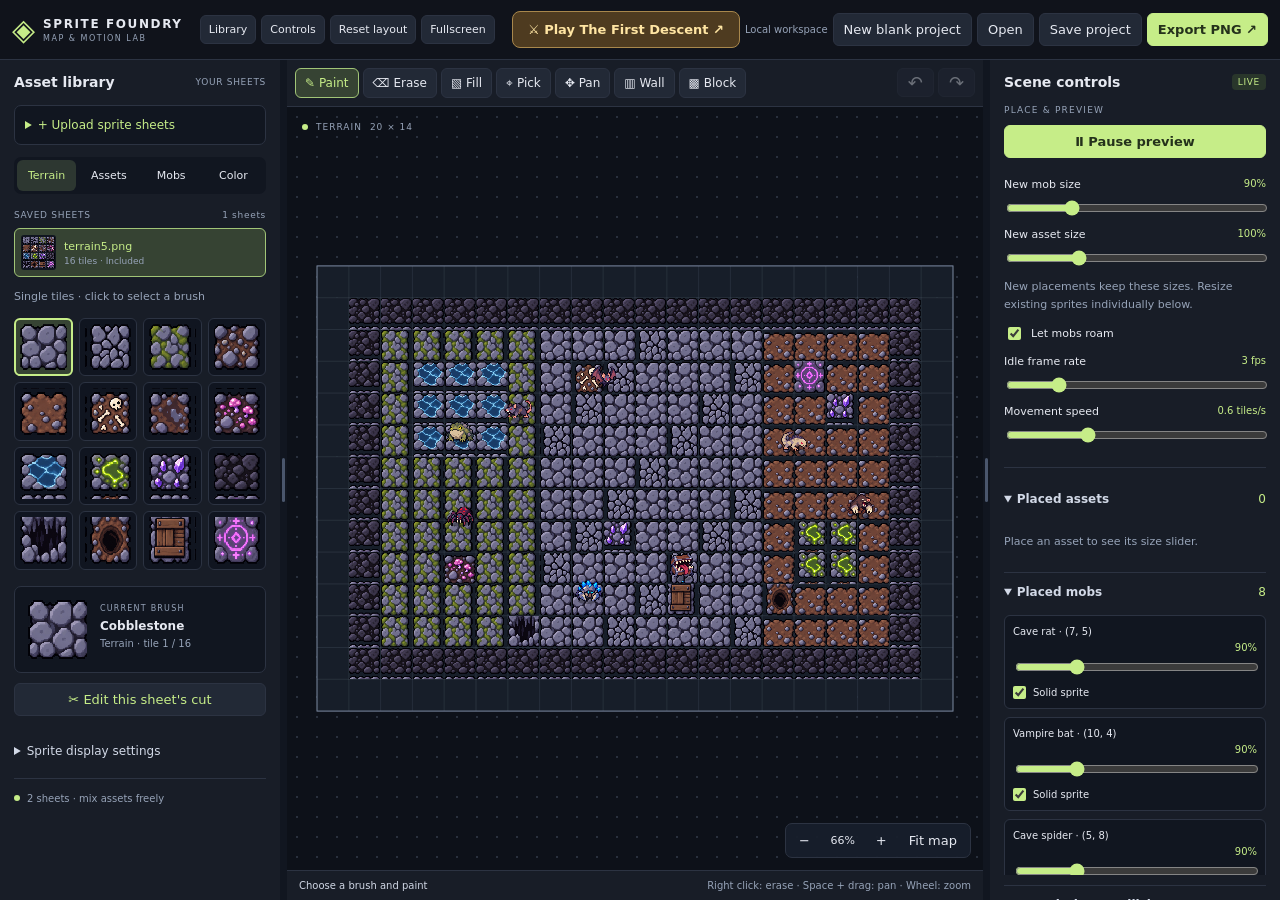
<file: index.html>
<!doctype html>
<html lang="en">
<head>
 <meta charset="utf-8"><meta name="viewport" content="width=device-width,initial-scale=1"><meta name="theme-color" content="#11151d">
 <title>Sprite Foundry — Map & Motion Lab</title><link rel="stylesheet" href="style.css">
 <script src="library.js" defer></script><script src="project.js" defer></script><script src="ui.js" defer></script><script src="physics.js" defer></script><script src="autocut.js" defer></script><script src="app.js" defer></script>
</head>
<body>
 <header class="topbar">
  <div class="brand"><span class="brand-mark">◈</span><div><h1>SPRITE FOUNDRY</h1><p>MAP & MOTION LAB</p></div></div>
  <div class="view-actions"><button id="toggleLibrary" aria-pressed="true">Library</button><button id="toggleInspector" aria-pressed="true">Controls</button><button id="resetLayout" title="Restore default panel widths">Reset layout</button><button id="fullscreen">Fullscreen</button></div>
  <div class="top-actions"><a href="./game/" aria-label="Play The First Descent" style="display:inline-flex;align-items:center;justify-content:center;padding:10px 15px;border:1px solid #a8874c;border-radius:8px;background:#4e3b20;color:#ffe5a3;text-decoration:none;font-weight:700;white-space:nowrap;">⚔ Play The First Descent ↗</a><span id="saveStatus">Local workspace</span><button id="newProject" title="Start a fresh empty map; keep your sprite library">New blank project</button><button id="loadMap">Open</button><button id="saveMap">Save project</button><button id="exportPNG" class="accent">Export PNG ↗</button></div>
 </header>
 <main id="workspaceLayout">
  <aside class="library panel" id="libraryPanel">
   <div class="section-title"><h2>Asset library</h2><span>YOUR SHEETS</span></div>
   <details class="image-import"><summary>+ Upload sprite sheets</summary>
    <label class="upload">Terrain sheets<input id="terrainUpload" type="file" accept="image/png,image/jpeg,image/webp" multiple><span id="terrainSource" class="source-name">terrain5.png</span></label>
    <label class="upload">Character sheets<input id="mobUpload" type="file" accept="image/png,image/jpeg,image/webp" multiple><span id="mobSource" class="source-name">Mobs5.png</span></label>
    <label class="upload">Asset sheets<input id="assetUpload" type="file" accept="image/png,image/jpeg,image/webp" multiple><span id="assetSource" class="source-name">Upload an asset sheet</span></label>
    <p class="muted">Select several files at once. Sheets start with a 4 × 4 cut and remain in your library.</p>
   </details>
   <div class="tabs"><button id="terrainTab" class="active">Terrain</button><button id="assetTab">Assets</button><button id="mobTab">Mobs</button><button id="backgroundTab">Color</button></div>
   <div id="spriteLibrary">
    <div class="sheet-library"><div class="section-title"><span class="eyebrow">SAVED SHEETS</span><span id="libraryCount"></span></div><div id="sheetList" class="sheet-list" aria-label="Saved sprite sheets"></div></div>
    <p id="paletteHint" class="muted">Click a sprite, then paint on the map.</p><div id="palette" class="palette"></div>
    <div class="selected-card"><canvas id="preview" width="144" height="144"></canvas><div><span class="eyebrow">CURRENT BRUSH</span><h3 id="assetName"></h3><p id="assetMeta"></p></div></div>
    <button id="openCutEditor" class="wide cut-launch">✂ Edit this sheet's cut</button>
   </div>
   <section id="backgroundTools" hidden><span class="eyebrow">PAINT BELOW THE TILES</span>
    <label class="color-control">Brush color<input id="backgroundColor" type="color" value="#354b3a"><output id="backgroundColorValue">#354b3a</output></label><div id="colorSwatches" class="color-swatches" aria-label="Background color swatches"></div>
    <p class="muted">Paint or flood-fill colors underneath terrain and sprites. Erase on this layer to restore the map's base color.</p>
    <label class="color-control">Map base color<input id="baseColor" type="color" value="#171e29"></label><button id="paintAllBackground" class="wide">Paint whole background</button>
   </section>
   <details class="sheet-settings"><summary>Sprite display settings</summary><label class="check"><input id="trimTerrain" type="checkbox" checked> Trim terrain padding</label><label class="check"><input id="trimAssets" type="checkbox" checked> Trim asset padding</label><p class="muted">Terrain → assets → characters. Transparent PNGs reveal the background beneath.</p></details>
   <div class="library-footer"><span class="status-dot"></span><span id="sheetStatus">Loading sheets…</span></div>
  </aside>
  <div id="resizeLibrary" class="panel-resizer" role="separator" tabindex="0" aria-label="Resize asset library" aria-orientation="vertical"></div>
  <section class="workspace">
   <div class="toolbar panel"><div class="tools"><button data-tool="paint" class="active" title="Paint (B)">✎ <span>Paint</span></button><button data-tool="erase" title="Erase active layer (E)">⌫ <span>Erase</span></button><button data-tool="fill" title="Flood fill terrain or color (F)">▧ <span>Fill</span></button><button data-tool="pick" title="Pick sprite or color (I)">⌖ <span>Pick</span></button><button data-tool="pan" title="Pan (H or hold Space)">✥ <span>Pan</span></button><button data-tool="wall" title="Draw boundaries along cell edges (W)">▥ <span>Wall</span></button><button data-tool="block" title="Paint blocked cells (X)">▩ <span>Block</span></button></div><div class="history"><button id="undo" title="Undo (Ctrl+Z)">↶</button><button id="redo" title="Redo (Ctrl+Shift+Z)">↷</button></div></div>
   <div class="canvas-wrap" id="canvasWrap"><canvas id="mapCanvas" aria-label="Editable sprite map"></canvas><div class="canvas-caption"><span class="status-dot"></span><span id="activeLayerLabel">TERRAIN</span><span id="mapDimensions"></span></div><div class="zoom-controls"><button id="zoomOut" aria-label="Zoom out">−</button><span id="zoomLabel">100%</span><button id="zoomIn" aria-label="Zoom in">+</button><button id="fitView">Fit map</button></div></div>
   <div class="bottom-bar panel"><span id="cursorStatus">Choose a brush and paint</span><span>Right click: erase · Space + drag: pan · Wheel: zoom</span></div>
  </section>
  <div id="resizeInspector" class="panel-resizer" role="separator" tabindex="0" aria-label="Resize controls" aria-orientation="vertical"></div>
  <aside class="inspector panel" id="inspectorPanel">
   <div class="section-title"><h2>Scene controls</h2><span class="live-pill">LIVE</span></div>
   <section><span class="eyebrow">PLACE & PREVIEW</span><button id="playPause" class="wide accent">Ⅱ Pause preview</button><label class="control-label">New mob size <output id="sizeValue">90%</output><input id="mobSize" type="range" min="10" max="350" value="90"></label><label class="control-label">New asset size <output id="assetSizeValue">100%</output><input id="assetSize" type="range" min="10" max="350" value="100"></label><p class="muted">New placements keep these sizes. Resize existing sprites individually below.</p><label class="check"><input id="roam" type="checkbox" checked> Let mobs roam</label><label class="control-label">Idle frame rate <output id="fpsValue">3 fps</output><input id="fps" type="range" min="1" max="12" value="3"></label><label class="control-label">Movement speed <output id="speedValue">0.6 tiles/s</output><input id="speed" type="range" min="0" max="20" value="6"></label></section>
   <details class="inspector-group" open><summary>Placed assets <span id="assetCount">0</span></summary><div id="assetSizes" class="placement-size-list"></div></details>
   <details class="inspector-group" open><summary>Placed mobs <span id="mobCount">0</span></summary><div id="mobSizes" class="placement-size-list"></div></details>
   <details class="inspector-group" open><summary>Boundaries & collision</summary><label class="check"><input id="enableCollision" type="checkbox" checked> Enable collisions</label><label class="check"><input id="collideMobs" type="checkbox" checked> Mobs collide with each other</label><label class="check"><input id="collideAssets" type="checkbox" checked> Mobs collide with solid assets</label><label class="check"><input id="keepInside" type="checkbox" checked> Keep hitboxes inside map edges</label><label class="check"><input id="stayOnTerrain" type="checkbox" checked> Roam only on painted terrain</label><label class="check"><input id="newAssetsSolid" type="checkbox" checked> New assets are solid</label><label class="control-label">Hitbox size <output id="hitboxValue">40% of sprite</output><input id="hitboxScale" type="range" min="10" max="100" value="40"></label><label class="check"><input id="showCollision" type="checkbox" checked> Show walls and blocked cells</label><label class="check"><input id="showHitboxes" type="checkbox"> Show sprite hitboxes</label><div class="button-pair"><button id="wallTool">Draw walls</button><button id="blockTool">Block cells</button></div><label class="check"><input id="straightWalls" type="checkbox" checked> Straight wall lines</label><button id="clearCollision" class="wide">Clear walls & blocked cells</button><p class="muted">Drag Wall to preview a straight line; release to apply. Disable Straight wall lines for freehand, or hold Shift to snap. Right-drag erases walls. Block paints forbidden cells. Solid checkboxes on placed sprites control their sprite collisions. Collision overlays stay out of PNG exports.</p></details>
   <details class="inspector-group"><summary>Map dimensions & visibility</summary><div class="dimension-inputs"><label>Width<input id="mapWidth" type="number" min="4" max="64" value="20"></label><label>Height<input id="mapHeight" type="number" min="4" max="64" value="14"></label></div><button id="resizeMap" class="wide">Resize map</button><label class="check"><input id="showGrid" type="checkbox" checked> Show grid</label><label class="check"><input id="showAssets" type="checkbox" checked> Show assets</label><label class="check"><input id="showMobs" type="checkbox" checked> Show mobs</label><p class="muted"><strong id="tileCount">0</strong> terrain tiles</p></details>
   <details class="inspector-group project-controls"><summary>World maps & dungeon floors</summary><label class="control-label">Project name<input id="projectName" type="text" maxlength="80" value="My dungeon"></label><label class="control-label">Current map<select id="sceneSelect"></select></label><label class="control-label">Map type<select id="sceneKind"><option value="floor">Dungeon floor</option><option value="world">World map</option><option value="area">Area / room</option></select></label><label class="control-label">Map name<input id="sceneName" type="text" maxlength="80" value="Floor 1"></label><label class="control-label">Dungeon / region<input id="sceneGroup" type="text" maxlength="80" value="Main dungeon"></label><label class="control-label">Floor number<input id="sceneFloor" type="number" min="-99" max="999" value="1"></label><button id="updateScene" class="wide">Update map details</button><div class="button-pair"><button id="newFloor">+ Floor</button><button id="newWorld">+ World</button></div><button id="newArea" class="wide">+ Area / room</button><button id="duplicateScene" class="wide">Duplicate current map</button><button id="saveScene" class="wide">Save current map only</button></details>
   <details class="inspector-group"><summary>Scene actions & shortcuts</summary><button id="demoMap" class="wide">✦ Load demo scene</button><button id="clearMap" class="wide danger">Clear map</button><button id="restorePreviousProject" class="wide" disabled>Restore previous project</button><p class="muted shortcuts">B paint · E erase · F fill · I pick<br>H pan · P play/pause · Ctrl/Cmd + Z undo<br>Drag panel edges to resize the workspace.</p></details>
  </aside>
 </main>
 <dialog id="cutDialog" aria-labelledby="cutDialogTitle">
  <header class="dialog-header"><div><h2 id="cutDialogTitle">Sprite cutting studio</h2><p id="cutSheetName" class="muted">Select a saved sheet first.</p></div><button id="closeCutEditor" aria-label="Close sprite cutting studio">✕ Close</button></header>
  <div class="cut-studio"><div class="cut-stage"><canvas id="cutPreview" width="1200" height="900" aria-label="Draggable sheet cutting preview"></canvas><p class="muted">Drag green boundaries. Blue outlines show the resulting sprite cuts.</p></div><aside class="cut-controls">
   <div class="dimension-inputs"><label>Columns<input id="cutColumns" type="number" min="1" max="16" value="4"></label><label>Rows<input id="cutRows" type="number" min="1" max="16" value="4"></label></div>
   <div class="dimension-inputs"><label>Left margin<input id="cutLeft" type="number" min="0" value="0"></label><label>Top margin<input id="cutTop" type="number" min="0" value="0"></label></div>
   <div class="dimension-inputs"><label>Right margin<input id="cutRight" type="number" min="0" value="0"></label><label>Bottom margin<input id="cutBottom" type="number" min="0" value="0"></label></div>
   <div class="dimension-inputs"><label>Gap X<input id="cutGapX" type="number" min="0" value="0"></label><label>Gap Y<input id="cutGapY" type="number" min="0" value="0"></label></div>
   <div class="dimension-inputs"><label>Inset X<input id="cutInsetX" type="number" min="0" value="0"></label><label>Inset Y<input id="cutInsetY" type="number" min="0" value="0"></label></div>
   <button id="autoCut" class="wide">✦ Detect transparent gutters</button><p class="muted">Auto-cut proposes boundaries for the chosen rows and columns. Transparent PNGs work best. Review the preview, then Apply to save.</p><p class="muted">Values are image pixels. Drag boundaries for uneven cells. Mob columns must be even. A cut cannot remove cells used by maps or undo history.</p><button id="applyCut" class="wide accent">Apply & save cut</button><button id="resetCut" class="wide">Reset to 4 × 4</button><p id="cutFeedback" class="muted" role="status">Changes are saved when you click Apply.</p>
  </aside></div>
 </dialog>
 <div id="toast" role="status"></div><input id="mapFile" type="file" accept=".json,application/json" hidden>
</body>
</html>
</file>
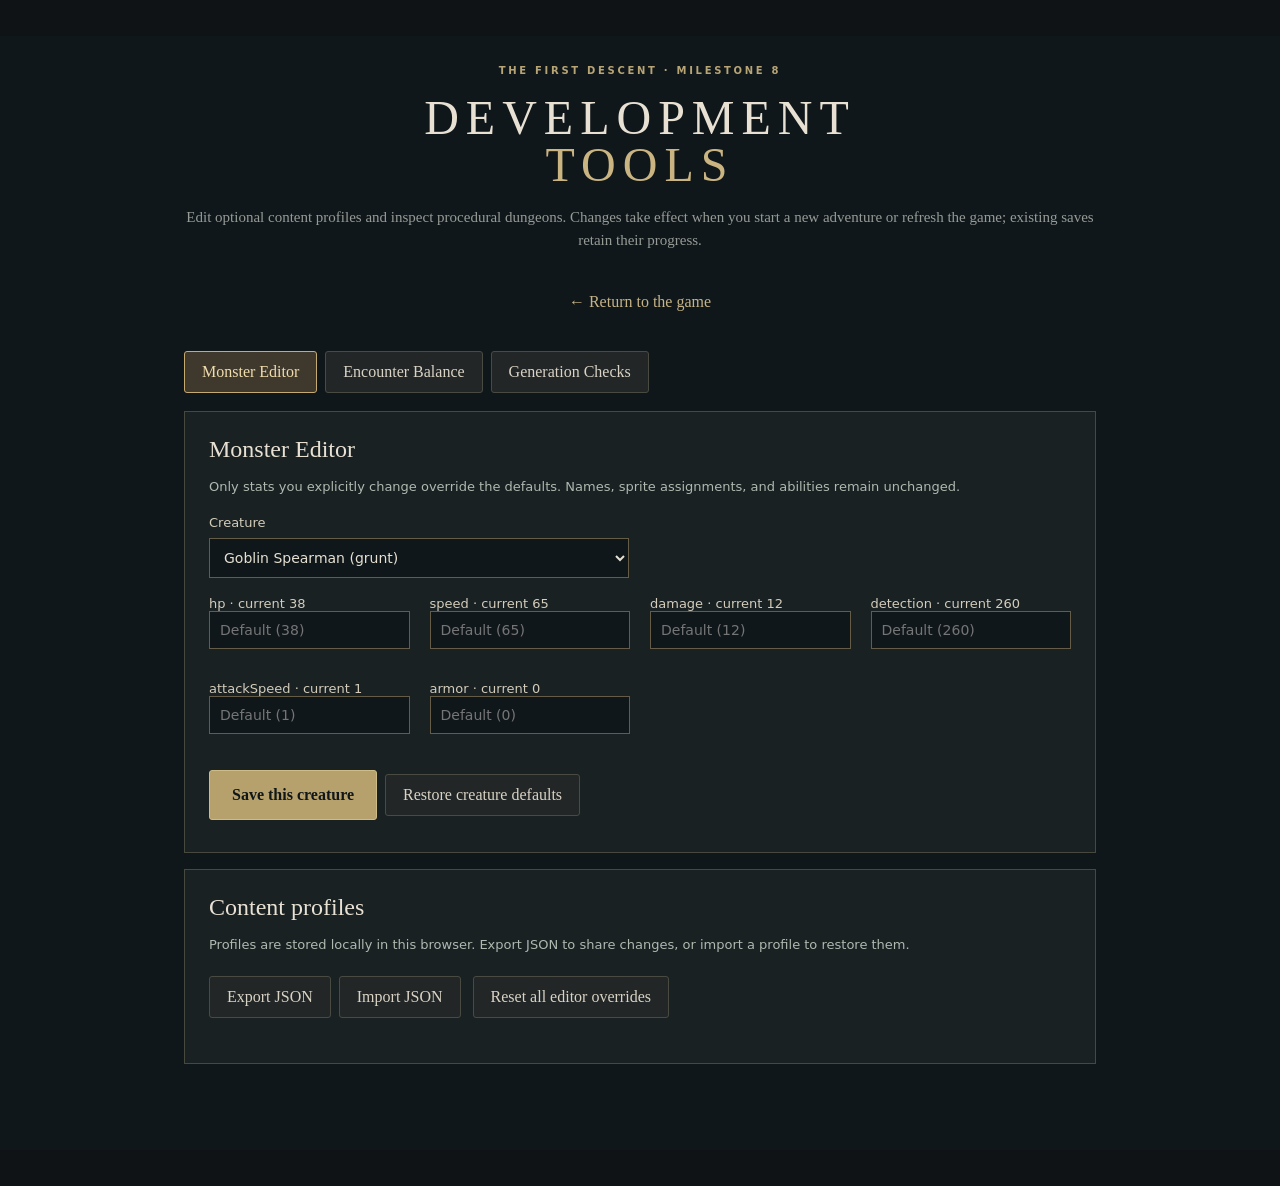
<file: game/tools.html>
<!doctype html>
<html lang="en"><head><meta charset="utf-8"><meta name="viewport" content="width=device-width,initial-scale=1">
<title>The First Descent · Development Tools</title><link rel="stylesheet" href="style.css?v=8"></head>
<body class="tools-page"><main class="tools-shell">
<header><span class="eyebrow">THE FIRST DESCENT · MILESTONE 8</span><h1>DEVELOPMENT<br><em>TOOLS</em></h1>
<p class="intro">Edit optional content profiles and inspect procedural dungeons. Changes take effect when you start a new adventure or refresh the game; existing saves retain their progress.</p><a href="index.html">← Return to the game</a></header>
<nav class="tool-tabs" aria-label="Development modules"><button data-tab="monsters" class="selected">Monster Editor</button><button data-tab="encounters">Encounter Balance</button><button data-tab="generation">Generation Checks</button></nav>
<section id="monsters" class="tool-module"><h2>Monster Editor</h2><p>Only stats you explicitly change override the defaults. Names, sprite assignments, and abilities remain unchanged.</p>
<label for="monsterSelect">Creature</label><select id="monsterSelect"></select><div id="monsterFields" class="tool-fields"></div>
<button id="monsterSave" class="primary">Save this creature</button><button id="monsterReset">Restore creature defaults</button></section>
<section id="encounters" class="tool-module" hidden><h2>Encounter Balance</h2><p>Optional seeded story-dungeon encounter modifiers. Defaults retain the approved 7.5F combat balance.</p>
<label for="budgetBonus">Enemy encounter budget adjustment (−2 to +5)</label><input id="budgetBonus" type="number" min="-2" max="5" step="1">
<label for="eliteChance">Additional elite chance (percentage points, 0 to 25)</label><input id="eliteChance" type="number" min="0" max="25" step="1">
<button id="encountersSave" class="primary">Save encounter settings</button></section>
<section id="generation" class="tool-module" hidden><h2>Generation Checks</h2><p>Validation runs <strong>only when you press the button</strong>. It creates throwaway seeded worlds without modifying your saved game.</p>
<label for="generationType">Generator</label><select id="generationType"><option value="classic">Classic Dungeon</option><option value="raider">Raider Cellar</option><option value="chapel">Bone Chapel</option><option value="underkeep1">Underkeep · floor 1</option><option value="underkeep2">Underkeep · floor 2</option><option value="underkeep3">Underkeep · floor 3</option><option value="grandhall">Grand Hall</option><option value="labyrinth">Labyrinth</option><option value="threeWings">Three Wings</option><option value="dunwood">Dunwood Overworld</option><option value="expedition">Expedition Biomes</option></select>
<label for="generationSeed">Seed</label><input id="generationSeed" maxlength="48" value="Dunbarrow">
<label for="generationRuns">Number of seeds (1–25)</label><input id="generationRuns" type="number" min="1" max="25" value="1">
<button id="runGeneration" class="primary">Run checks now</button><pre id="generationResults" aria-live="polite"></pre></section>
<section class="tool-footer"><h2>Content profiles</h2><p>Profiles are stored locally in this browser. Export JSON to share changes, or import a profile to restore them.</p>
<button id="exportContent">Export JSON</button><button id="importContent">Import JSON</button><input type="file" id="contentFile" accept=".json,application/json" hidden>
<button id="resetContent">Reset all editor overrides</button><p id="toolStatus" role="status" aria-live="polite"></p></section>
</main><script type="module" src="src/dev-tools.js?v=8"></script></body></html>
</file>
<file: style.css>
:root{color-scheme:dark;--bg:#10131b;--panel:#181d27;--edge:#2c3342;--text:#e6e9f1;--muted:#96a3b8;--accent:#c6ed88;--ink:#24311b;--library-width:280px;--inspector-width:290px;font-family:Inter,ui-sans-serif,system-ui,-apple-system,BlinkMacSystemFont,"Segoe UI",sans-serif;font-size:13px}
*{box-sizing:border-box}html,body{margin:0;width:100%;height:100%;overflow:hidden}body{height:100dvh;background:var(--bg);color:var(--text);display:flex;flex-direction:column}button,input,select,summary{font:inherit}button{color:var(--text);background:#222936;border:1px solid var(--edge);border-radius:6px;padding:8px 10px;cursor:pointer}button:hover{background:#30394a;border-color:#738098}button:focus-visible,input:focus-visible,select:focus-visible,summary:focus-visible,.panel-resizer:focus-visible{outline:2px solid var(--accent);outline-offset:2px}button.active{background:#364333;border-color:#a1c577;color:var(--accent)}button:disabled{opacity:.4;cursor:default}.accent{background:var(--accent);border-color:var(--accent);color:var(--ink);font-weight:650}.accent:hover{background:#dbffac;border-color:#dbffac}[hidden]{display:none!important}
.topbar{flex-shrink:0;min-height:60px;display:flex;align-items:center;justify-content:space-between;padding:8px 12px;gap:12px;border-bottom:1px solid var(--edge)}.brand{display:flex;align-items:center;gap:8px;flex-shrink:0}.brand-mark{font-size:30px;color:var(--accent)}h1{font-size:12px;letter-spacing:1.6px;margin:0 0 3px}.brand p{font-size:8px;color:var(--muted);letter-spacing:1.5px;margin:0}.view-actions,.top-actions{display:flex;align-items:center;gap:5px}.view-actions button{font-size:11px;padding:7px 8px}.top-actions>span{font-size:10px;color:var(--muted);max-width:160px}.top-actions button{white-space:nowrap}
main{display:grid;grid-template-columns:var(--library-width) 7px minmax(160px,1fr) 7px var(--inspector-width);flex:1;min-height:0;min-width:0;position:relative;width:100%;padding:0;gap:0}.panel{background:var(--panel);border:0;border-radius:0}.library,.inspector{padding:14px;overflow:auto;min-height:0;min-width:0;scrollbar-width:thin;scrollbar-color:#495267 transparent}.library{grid-column:1}.inspector{grid-column:5}.panel-resizer{background:#111620;position:relative;cursor:col-resize;touch-action:none;user-select:none}.panel-resizer::after{content:'';position:absolute;top:calc(50% - 22px);left:2px;width:3px;height:44px;border-radius:3px;background:#4a566c}.panel-resizer:hover,.panel-resizer.resizing{background:#354333}.panel-resizer:hover::after{background:var(--accent)}#resizeLibrary{grid-column:2}#resizeInspector{grid-column:4}main.hide-library{grid-template-columns:0 0 minmax(160px,1fr) 7px var(--inspector-width)}main.hide-inspector{grid-template-columns:var(--library-width) 7px minmax(160px,1fr) 0 0}main.hide-library.hide-inspector{grid-template-columns:0 0 minmax(160px,1fr) 0 0}.hide-library .library,.hide-library #resizeLibrary,.hide-inspector .inspector,.hide-inspector #resizeInspector{display:none}
.section-title{display:flex;align-items:center;justify-content:space-between;gap:8px;margin-bottom:15px}h2{font-size:14px;margin:0}.section-title>span{font-size:9px;color:var(--muted);letter-spacing:.7px}.eyebrow{display:block;font-size:9px;letter-spacing:1.2px;color:var(--muted);margin-bottom:10px}.muted{font-size:11px;color:var(--muted);line-height:1.6}.image-import{background:#111620;border:1px solid var(--edge);padding:10px;border-radius:7px;margin-bottom:12px}summary{cursor:pointer;color:#d2d9e7;font-size:12px;line-height:1.5}.image-import>summary{color:var(--accent)}.upload{display:block;background:#222936;border-radius:6px;padding:8px;margin-top:10px;font-size:11px}.upload input{display:block;margin-top:7px;max-width:100%;font-size:10px}.upload input::file-selector-button{background:var(--accent);color:var(--ink);border:0;border-radius:4px;padding:5px;cursor:pointer}.source-name{display:block;color:var(--accent);font-size:10px;margin-top:6px;overflow-wrap:anywhere}.tabs{display:flex;gap:3px;background:#111620;border-radius:7px;padding:3px}.tabs button{flex:1;padding:8px 2px;border-color:transparent;background:transparent;font-size:11px}.tabs button.active{background:#2d3731;color:var(--accent)}.sheet-library{margin-top:16px}.sheet-library .eyebrow{margin:0}.sheet-library .section-title{margin-bottom:8px}.sheet-list{display:flex;flex-direction:column;gap:5px;max-height:220px;overflow:auto;scrollbar-width:thin}.sheet-option{display:flex;align-items:center;gap:8px;text-align:left;padding:6px;flex-shrink:0}.sheet-option img{width:35px;height:35px;object-fit:contain;image-rendering:pixelated;background:#111620;border-radius:3px}.sheet-option span{min-width:0;flex:1}.sheet-option strong{display:block;font-size:11px;font-weight:500;overflow-wrap:anywhere}.sheet-option small{display:block;color:var(--muted);margin-top:3px;font-size:9px}.palette{display:grid;grid-template-columns:repeat(4,minmax(0,1fr));gap:6px;margin:12px 0 16px}.asset{padding:3px;aspect-ratio:1;background:#101520;min-width:0}.asset canvas{width:100%;height:100%;display:block;image-rendering:pixelated}.asset.active{border:2px solid var(--accent);padding:2px}.selected-card{display:flex;align-items:center;gap:10px;padding:10px;background:#111620;border:1px solid var(--edge);border-radius:7px}.selected-card canvas{width:65px;height:65px;image-rendering:pixelated}.selected-card .eyebrow{font-size:8px;margin-bottom:6px}h3{font-size:12px;margin:0}.selected-card p{font-size:10px;color:var(--muted);margin:5px 0}.wide{width:100%;margin-bottom:8px}.cut-launch{margin-top:10px;color:var(--accent)}.sheet-settings{margin-top:18px}.library-footer{display:flex;align-items:center;gap:7px;border-top:1px solid var(--edge);margin-top:18px;padding-top:14px;font-size:10px;color:var(--muted)}.status-dot{display:inline-block;width:6px;height:6px;border-radius:50%;background:var(--accent);flex-shrink:0}
.workspace{grid-column:3;display:flex;flex-direction:column;gap:0;min-height:0;min-width:0;overflow:hidden}.toolbar{display:flex;justify-content:space-between;gap:6px;padding:8px;border-bottom:1px solid var(--edge);flex-shrink:0}.tools,.history{display:flex;gap:4px}.tools button{padding:7px 9px;font-size:12px}.history button{font-size:18px;padding:3px 10px}.canvas-wrap{flex:1;min-height:0;min-width:0;position:relative;overflow:hidden;background-color:#0d1119;background-image:radial-gradient(#29303d 1px,transparent 1px);background-size:20px 20px}#mapCanvas{position:absolute;inset:0;display:block;width:100%;height:100%;touch-action:none}.canvas-caption{position:absolute;top:15px;left:15px;display:flex;align-items:center;gap:8px;color:var(--muted);font-size:9px;letter-spacing:1px;pointer-events:none}.zoom-controls{position:absolute;right:12px;bottom:12px;background:#171e2bef;border:1px solid var(--edge);border-radius:7px;display:flex;align-items:center;gap:4px;padding:4px}.zoom-controls button{border:0;background:transparent;padding:5px 9px}.zoom-controls span{font-size:11px;min-width:40px;text-align:center}.bottom-bar{flex-shrink:0;padding:9px 12px;display:flex;justify-content:space-between;gap:10px;font-size:10px;color:var(--muted);border-top:1px solid var(--edge)}#cursorStatus{color:#d0d7e5}
.inspector section{border-bottom:1px solid var(--edge);padding-bottom:12px;margin-bottom:12px}.live-pill{color:var(--accent)!important;background:#29362b;border-radius:4px;padding:3px 6px}.inspector-group{border-bottom:1px solid var(--edge);padding:10px 0}.inspector-group>summary{font-weight:550;margin-bottom:4px}.inspector-group>summary span{float:right;color:var(--accent);font-weight:400}.inspector-group[open]>summary{margin-bottom:14px}.control-label{display:block;font-size:11px;margin:12px 0}.control-label output{float:right;color:var(--accent);font-size:10px}input[type=range]{display:block;width:100%;margin-top:9px;accent-color:var(--accent)}.check{display:flex;gap:7px;align-items:center;font-size:11px;margin:10px 0}input[type=checkbox]{accent-color:var(--accent)}.dimension-inputs{display:flex;gap:10px;margin:12px 0}.dimension-inputs label{flex:1;min-width:0;font-size:10px;color:var(--muted)}input[type=number],input[type=text],select{display:block;width:100%;padding:8px;border:1px solid var(--edge);border-radius:5px;background:#111620;color:var(--text);margin-top:6px;font:inherit}.danger{color:#f2aaa2}.button-pair{display:flex;gap:6px;margin-bottom:8px}.button-pair button{flex:1}.shortcuts{font-size:10px;line-height:1.9}.placement-size-list{display:flex;flex-direction:column;gap:8px;max-height:260px;overflow:auto;scrollbar-width:thin}.mob-size-row{display:block;padding:8px;border:1px solid var(--edge);border-radius:6px;background:#111620;font-size:10px}.mob-size-row span{display:block;line-height:1.5}.mob-size-row output{display:block;text-align:right;color:var(--accent);margin-top:3px}.mob-size-row input{margin-top:6px}.color-control{display:flex;align-items:center;gap:10px;flex-wrap:wrap;margin:16px 0;font-size:11px}.color-control input{width:45px;height:34px;padding:2px;background:transparent;border:1px solid var(--edge);border-radius:5px;cursor:pointer}.color-control output{color:var(--accent);font-family:monospace}.color-swatches{display:grid;grid-template-columns:repeat(6,1fr);gap:6px}.color-swatches button{height:30px;border:1px solid #7c8797}
dialog{color:var(--text);background:var(--panel);border:1px solid #5b6982;border-radius:12px;padding:0;width:min(1400px,96vw);max-width:96vw;height:min(920px,94dvh);max-height:94dvh;box-shadow:0 20px 100px #0009}dialog::backdrop{background:#070b12c9;backdrop-filter:blur(4px)}.dialog-header{display:flex;justify-content:space-between;align-items:center;gap:15px;padding:16px 20px;border-bottom:1px solid var(--edge);height:80px}.dialog-header h2{font-size:18px}.dialog-header p{margin:5px 0 0}.cut-studio{display:grid;grid-template-columns:minmax(0,1fr) 255px;height:calc(100% - 80px);min-height:0}.cut-stage{display:flex;flex-direction:column;min-width:0;min-height:0;padding:12px;background:#0d1119}.cut-stage canvas{display:block;flex:1;width:100%;height:0;min-height:0;image-rendering:pixelated;background:repeating-conic-gradient(#222936 0% 25%,#191f29 0% 50%) 50% / 20px 20px;touch-action:none;user-select:none;border:1px solid var(--edge);border-radius:7px}.cut-stage p{flex-shrink:0;margin:10px 0 0}.cut-controls{padding:16px;overflow:auto;border-left:1px solid var(--edge)}#cutFeedback{overflow-wrap:anywhere}#toast{position:fixed;bottom:20px;left:50%;transform:translateX(-50%) translateY(15px);opacity:0;pointer-events:none;background:#303d30;color:#e4f7cc;border:1px solid #688951;padding:11px 18px;border-radius:8px;z-index:30;transition:.2s;max-width:90vw}#toast.visible{opacity:1;transform:translateX(-50%) translateY(0)}
@media(max-width:1200px){.top-actions>span{display:none}.brand p{display:none}.tools button span{display:none}.bottom-bar>span:last-child{display:none}.topbar{gap:7px}.view-actions button,.top-actions button{font-size:10px;padding:7px}.brand h1{font-size:10px}.brand-mark{font-size:25px}}
@media(max-width:900px){.topbar{flex-wrap:wrap;gap:6px;padding:7px;min-height:0}.view-actions{margin-left:auto}.top-actions{justify-content:flex-end;width:100%}main,main.hide-library,main.hide-inspector,main.hide-library.hide-inspector{grid-template-columns:minmax(0,1fr)}.workspace{grid-column:1}.library,.inspector{position:absolute;top:0;bottom:0;z-index:10;width:min(340px,88vw);box-shadow:0 0 30px #0008;display:block;grid-column:auto}.library{left:0}.inspector{right:0}.panel-resizer{display:none}.cut-studio{grid-template-columns:minmax(0,1fr) 200px}.cut-controls{padding:10px}.dialog-header{padding:12px;height:70px}.cut-studio{height:calc(100% - 70px)}}
@media(max-width:560px){.brand h1{font-size:9px}.view-actions #resetLayout,.view-actions #fullscreen{display:none}.tools button{padding:7px}.toolbar{padding:6px}.canvas-caption{font-size:8px;left:9px}.cut-studio{display:flex;flex-direction:column}.cut-stage{flex:1;min-height:160px}.cut-controls{max-height:40%;border-left:0;border-top:1px solid var(--edge)}.cut-controls .dimension-inputs{margin:8px 0}.dialog-header h2{font-size:14px}}
.dialog-header>div{min-width:0}.dialog-header p{overflow-wrap:anywhere}.dialog-header>button{flex-shrink:0}.panel-resizer:focus-visible{outline-offset:-2px}
.tools{flex-wrap:wrap}.toolbar{align-items:flex-start}.history{flex-shrink:0}.mob-size-row .check{margin-bottom:0}.mob-size-row .check input{width:auto;margin:0}.mob-size-row .check span{display:inline;font-size:10px}
.top-actions{flex-wrap:wrap;min-width:0}
</file>
<file: game/style.css>
@import url('data:text/css,');
:root{color-scheme:dark;font-family:Georgia,'Times New Roman',serif;color:#e8e1d3;background:#101316}*{box-sizing:border-box}body{margin:0;overflow:hidden}button,a{font:inherit}button{cursor:pointer;color:#d9d3c5;background:#222626;border:1px solid #494b43;border-radius:3px;padding:11px 17px}button:hover,button:focus-visible,a:focus-visible{border-color:#d1b875;outline:2px solid #b6a273;outline-offset:3px}button:disabled{opacity:.4;cursor:wait}a{color:#c5b386;text-decoration:none}canvas{image-rendering:pixelated}#game{position:fixed;width:100%;height:100%;inset:0;outline:none}.screen{position:fixed;inset:0;background:#101416ed;display:flex;align-items:center;justify-content:center;overflow:auto;padding:24px}[hidden]{display:none!important}.menu{width:min(1080px,100%);margin:auto}header{text-align:center}.eyebrow{font:10px/1.5 system-ui,sans-serif;font-weight:700;letter-spacing:2.7px;color:#b8a575}h1{font-weight:400;font-size:clamp(36px,5vw,66px);line-height:.98;letter-spacing:7px;margin:16px 0}h1 em{font-style:normal;color:#cab582}.intro{font-size:15px;line-height:1.55;color:#969b95;margin:18px 0 28px}.characters{display:grid;grid-template-columns:repeat(8,1fr);gap:9px}.character{min-width:0;text-align:center;padding:12px 4px 16px;background:#1c2223;border:1px solid #343d3b;position:relative}.character.selected{border-color:#c4ac70;background:#303027;box-shadow:inset 0 -3px #c4ac70}.character canvas{width:96px;max-width:100%;height:auto;display:block;margin:auto}.character .name{font-size:14px;display:block;min-height:34px;margin-top:9px}.character .number{font:9px system-ui;color:#89918a;letter-spacing:2px}.selection-footer{display:flex;align-items:center;justify-content:space-between;gap:20px;margin:25px 0;padding:20px 0;border-top:1px solid #373c36;border-bottom:1px solid #373c36}h2{font-weight:400;margin:0 0 8px;font-size:24px}.selection-footer p{font:12px system-ui;color:#9da59d;margin:0}.primary{background:#b6a16d;color:#101619;font-weight:bold;border-color:#cebc87;padding:15px 22px}.primary span{margin-left:22px}footer{display:flex;justify-content:space-between;align-items:center;gap:18px;font:11px system-ui;color:#838d87}footer button{font:11px system-ui;padding:6px 9px;background:transparent}#loading{text-align:center;font:11px system-ui;color:#9ba28e;margin-top:18px}.vitals,.location{position:fixed;top:22px;background:#10171bed;border:1px solid #41463c;padding:16px 20px;max-width:40vw}.vitals{left:22px;width:290px}.location{right:22px;text-align:right}.vitals h2{font-size:20px;margin-top:8px}.health{height:7px;background:#3d2425;margin:12px 0 8px}.health span{display:block;width:100%;height:100%;background:#b64e44}.statline{display:flex;justify-content:space-between;font:10px system-ui;color:#bcbba9}.location p{font-size:13px;color:#a8aea4}.location button{font:11px system-ui;padding:7px 12px}.keybar{position:fixed;bottom:18px;left:50%;transform:translateX(-50%);white-space:nowrap;background:#10171bea;border:1px solid #41463c;padding:13px 22px;font:10px system-ui;letter-spacing:1px;color:#b5a36d}.keybar b{font-weight:400;color:#c2c7bb;margin-left:5px}.keybar span{margin:0 15px;color:#57615a}.modal{width:420px;padding:34px;background:#171e20;border:1px solid #786d50}.modal h2{font-size:38px;margin-top:12px}.modal p{color:#a9b0a5;line-height:1.6}.modal button,.modal a{display:block;width:100%;margin-top:12px;text-align:center}.modal a{font-size:13px;margin-top:22px}dialog{width:min(850px,90vw);max-height:85vh;background:#192124;border:1px solid #71674e;color:#d9ded3;padding:28px}dialog::backdrop{background:#000b}.close{float:right}dialog h2{margin:10px 0 22px}dialog p,dialog li{font:14px/1.6 system-ui}table{border-collapse:collapse;width:100%;font:12px system-ui}td,th{padding:8px;border-bottom:1px solid #3b4545;text-align:left}#debug{position:fixed;left:20px;top:165px;background:#071014e8;padding:14px;color:#a7e4be;font:12px/1.6 monospace;pointer-events:none}#fatal{position:fixed;bottom:0;width:100%;background:#662e29;padding:18px;font:14px system-ui}@media(max-width:850px){.characters{grid-template-columns:repeat(4,1fr)}h1{font-size:38px}.intro{margin:12px 0}.character canvas{width:65px}.selection-footer{margin:14px 0;padding:14px 0}footer{flex-wrap:wrap}.location{max-width:45vw}.vitals{max-width:45vw}.screen{padding:16px}}@media(max-height:720px){h1{font-size:36px;margin:10px}.intro{margin:10px}.character canvas{width:70px}.selection-footer{margin:12px 0;padding:12px 0}}
.xp{height:3px;background:#1d353b;margin-top:9px}.xp span{display:block;height:100%;width:0;background:#81becb}#game{cursor:crosshair}.keybar{font-size:9px;padding:11px}#hud{pointer-events:none}#hud button{pointer-events:auto}.location{max-width:46vw}
.gear-stats{display:flex;gap:16px;flex-wrap:wrap;font:14px system-ui}.gear-layout{display:grid;grid-template-columns:1fr 1fr;gap:24px}#itemList{max-height:260px;overflow:auto}.gear-item{display:flex;width:100%;align-items:center;gap:12px;margin-bottom:6px;text-align:left}#slots button,#improvements button{margin:4px}#supplies{font:11px system-ui;color:#c4b886}#toast{position:fixed;bottom:75px;left:50%;transform:translateX(-50%);background:#283529;padding:16px;border:1px solid #b7b478;color:#f0e6b8;pointer-events:none}#gear .muted{color:#939d95}#itemDetails p{margin:8px 0}@media(max-width:650px){.gear-layout{grid-template-columns:1fr}}
#game{cursor:url("assets/aim-cursor.svg") 20 20,crosshair}#toast{z-index:10}#fatal{z-index:20}

.seed-options{display:flex;justify-content:center;align-items:center;gap:12px;margin:16px;font:13px system-ui}.seed-options input{background:#171e20;color:#eee0c6;border:1px solid #71674e;padding:10px;width:180px}
#story{max-width:640px;max-height:80vh;overflow:auto;color:#e9dec7;background:#162024;border:1px solid #977b51;padding:28px}#story button{display:block;margin:10px 0}#questObjective{color:#e9c67d;font-size:12px;max-width:360px}#debugSpeed{position:fixed;bottom:48px;right:18px;background:#432550;color:#ffe5a4;padding:10px;z-index:8;font:12px monospace}

#complete .modal{max-width:740px;max-height:90vh;overflow:auto;text-align:left}#completeSummary p{line-height:1.65}#completeSummary h2{color:#edcf91}.run-summary{display:grid;grid-template-columns:1fr 1fr;gap:8px 24px;padding:18px 0;border-top:1px solid #65583f}.run-summary dt{color:#b9b6ac}.run-summary dd{margin:0;color:#efdab0;overflow-wrap:anywhere}

/* Milestone 8 — optional development tools and persistence controls */
#savePanel{max-width:600px;max-height:86vh;overflow:auto}
#savePanel h2{color:#ddc48b}
#savePanel p{font:13px/1.6 system-ui;color:#bfc7b9}
#savePanel button{margin:5px}
#continueRun{margin:12px auto;display:block}
.tools-page{overflow:auto;background:#10171b}
.tools-shell{max-width:960px;margin:36px auto;padding:24px 24px 70px}
.tools-shell header{margin:0 0 28px}
.tools-shell header h1{font-size:48px}
.tools-shell header a{display:inline-block;margin:12px 0}
.tool-tabs{display:flex;flex-wrap:wrap;gap:8px;margin:25px 0 18px}
.tool-tabs .selected{border-color:#c5aa71;background:#3e392c;color:#f0dcac}
.tool-module,.tool-footer{background:#192123;border:1px solid #47483e;padding:24px;margin:16px 0}
.tool-module p,.tool-footer p{font:13px/1.65 system-ui;color:#afb9af}
.tool-module label{display:block;margin:18px 0 8px;font:13px system-ui;color:#d4cdbb}
.tool-module input,.tool-module select{display:block;width:min(100%,420px);background:#10171b;border:1px solid #645c46;color:#e5e0d1;padding:10px;font:14px system-ui}
.tool-fields{display:grid;grid-template-columns:repeat(auto-fit,minmax(200px,1fr));gap:6px 20px;margin-bottom:20px}
.tool-fields input{width:100%}
.tool-module button,.tool-footer button{margin:8px 8px 8px 0}
#generationResults{max-height:420px;overflow:auto;white-space:pre-wrap;overflow-wrap:anywhere;font:12px/1.7 monospace;color:#a6d7b1;background:#10171b;padding:15px;min-height:55px}
#toolStatus{color:#e3d09c}

/* Three independent named adventure save slots */
#saveSlots{display:grid;gap:12px;margin:17px 0}
.save-slot{padding:14px;background:#141d20;border:1px solid #51564c;border-radius:4px}
.save-slot h3{font:600 15px system-ui;color:#e8d49e;margin:0 0 6px}
.save-slot .slot-meta{font:12px/1.5 system-ui;color:#acb9b1;margin:5px 0 10px}
.save-slot label{display:block;font:12px system-ui;color:#ded3bd}
.save-slot input{display:block;margin:7px 0 10px;width:100%;max-width:100%;padding:9px;border:1px solid #817559;border-radius:3px;background:#0e1619;color:#f1e5cb;font:14px system-ui}
.save-slot .slot-actions{display:flex;gap:6px;flex-wrap:wrap}
#savePanel .slot-actions button{margin:0;padding:8px 12px;font:12px system-ui;flex:1 1 75px}
#savePanel .save-help{font-size:12px;color:#a7b1a9}
</file>
